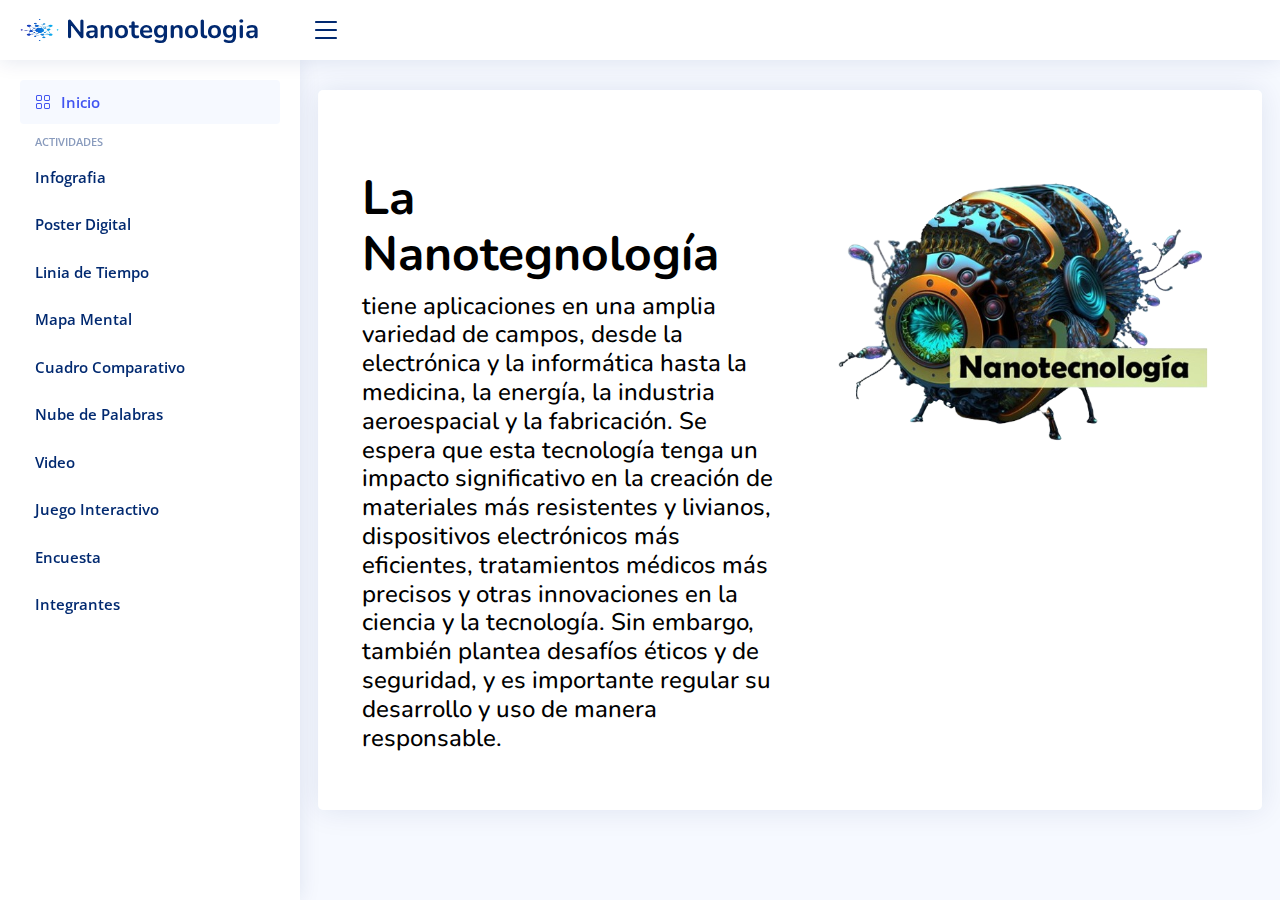
<file: index.html>
<!DOCTYPE html>
<html lang="en">

<head>
  <meta charset="utf-8">
  <meta content="width=device-width, initial-scale=1.0" name="viewport">

  <title>Dashboard - NiceAdmin Bootstrap Template</title>
  <meta content="" name="description">
  <meta content="" name="keywords">

  <!-- Favicons -->
  <link href="assets/img/favicon.png" rel="icon">
  <link href="assets/img/apple-touch-icon.png" rel="apple-touch-icon">

  <!-- Favicons -->
  <link href="https://fonts.gstatic.com" rel="preconnect">
  <link
    href="https://fonts.googleapis.com/css?family=Open+Sans:300,300i,400,400i,600,600i,700,700i|Nunito:300,300i,400,400i,600,600i,700,700i|Poppins:300,300i,400,400i,500,500i,600,600i,700,700i"
    rel="stylesheet">
  <link href="assets/vendor/bootstrap/css/bootstrap.min.css" rel="stylesheet">
  <link href="assets/vendor/bootstrap-icons/bootstrap-icons.css" rel="stylesheet">
  <link href="assets/css/style.css" rel="stylesheet">
  <link href="assets/css/style1.css" rel="stylesheet">
</head>

<body>

  <!-- ======= Header ======= -->
  <header id="header" class="header fixed-top d-flex align-items-center">

    <div class="d-flex align-items-center justify-content-between">
      <a href="index.html" class="logo d-flex align-items-center">
        <img src="assets/img/logo.png" alt="" style="width: 40px;">
        <span class="d-none d-lg-block">Nanotegnologia</span>
      </a>
      <i class="bi bi-list toggle-sidebar-btn"></i>
    </div><!-- End Logo -->

  </header><!-- End Header -->

  <!-- ======= Sidebar ======= -->
  <aside id="sidebar" class="sidebar">

    <ul class="sidebar-nav" id="sidebar-nav">

      <li class="nav-item">
        <a class="nav-link " href="index.html">
          <i class="bi bi-grid"></i>
          <span>Inicio</span>
        </a>
      </li><!-- End Dashboard Nav -->

      <li class="nav-heading">Actividades</li>

      <li class="nav-item">
        <a class="nav-link collapsed" href="/paginas/infografia.html">
          <span>Infografia</span>
        </a>
      </li><!-- End Profile Page Nav -->

      <li class="nav-item">
        <a class="nav-link collapsed" href="/paginas/poster.html">
          <span>Poster Digital</span>
        </a>
      </li><!-- End F.A.Q Page Nav -->

      <li class="nav-item">
        <a class="nav-link collapsed" href="/paginas/tiempo.html">
          <span>Linia de Tiempo</span>
        </a>
      </li><!-- End Contact Page Nav -->

      <li class="nav-item">
        <a class="nav-link collapsed" href="/paginas/mapa.html">
          <span>Mapa Mental</span>
        </a>
      </li><!-- End Register Page Nav -->

      <li class="nav-item">
        <a class="nav-link collapsed" href="/paginas/cuadro.html">
          <span>Cuadro Comparativo</span>
        </a>
      </li><!-- End Register Page Nav -->

      <li class="nav-item">
        <a class="nav-link collapsed" href="/paginas/nube.html">
          <span>Nube de Palabras</span>
        </a>
      </li><!-- End Login Page Nav -->

      <li class="nav-item">
        <a class="nav-link collapsed" href="/paginas/video.html">
          <span>Video</span>
        </a>
      </li><!-- End Blank Page Nav -->

      <li class="nav-item">
        <a class="nav-link collapsed" href="/paginas/juego.html">
          <span>Juego Interactivo</span>
        </a>
      </li><!-- End Error 404 Page Nav -->

      <li class="nav-item">
        <a class="nav-link collapsed" href="https://forms.gle/3vxJcsuSQbpSufk5A" target="_blank">
          <span>Encuesta</span>
        </a>
      </li><!-- End Blank Page Nav -->      

      <li class="nav-item">
        <a class="nav-link collapsed" href="/paginas/integrantes.html">
          <span>Integrantes</span>
        </a>
      </li><!-- End Blank Page Nav -->

    </ul>

  </aside><!-- End Sidebar-->

  <main id="main" class="main">

    <div class="pagetitle">
    </div><!-- End Page Title -->
    <section class="section dashboard">
      <div class="row">

        <!-- News & Updates Traffic -->
        <div class="card">

          <div class="card-body pb-0">

            <section id="hero" class="d-flex align-items-center">
              <div class="container">
                <div class="row">
                  <div class="col-lg-6 d-flex flex-column justify-content-center pt-4 pt-lg-0 order-2 order-lg-1"
                    data-aos="fade-up" data-aos-delay="200">
                    <h1>La Nanotegnología</h1>
                    <h2>tiene aplicaciones en una amplia variedad de campos, desde la electrónica y la informática hasta
                      la
                      medicina, la energía, la industria aeroespacial
                      y la fabricación. Se espera que esta tecnología tenga un impacto significativo en la creación de
                      materiales
                      más resistentes y livianos, dispositivos
                      electrónicos más eficientes, tratamientos médicos más precisos y otras innovaciones en la ciencia
                      y la
                      tecnología. Sin embargo, también plantea desafíos
                      éticos y de seguridad, y es importante regular su desarrollo y uso de manera responsable.</h2>
                  </div>
                  <div class="col-lg-6 order-1 order-lg-2 hero-img" data-aos="zoom-in" data-aos-delay="200">
                    <img src="assets/img/hero-img.png" class="img-fluid animated" alt="">
                  </div>
                </div>
              </div>

            </section><!-- End Hero -->

          </div>
        </div><!-- End News & Updates -->

      </div><!-- End Right side columns -->

      </div>
    </section>

  </main><!-- End #main -->


  <!-- Vendor JS Files -->
  <script src="assets/vendor/bootstrap/js/bootstrap.bundle.min.js"></script>

  <!-- Template Main JS File -->
  <script src="assets/js/main.js"></script>

</body>

</html>
</file>
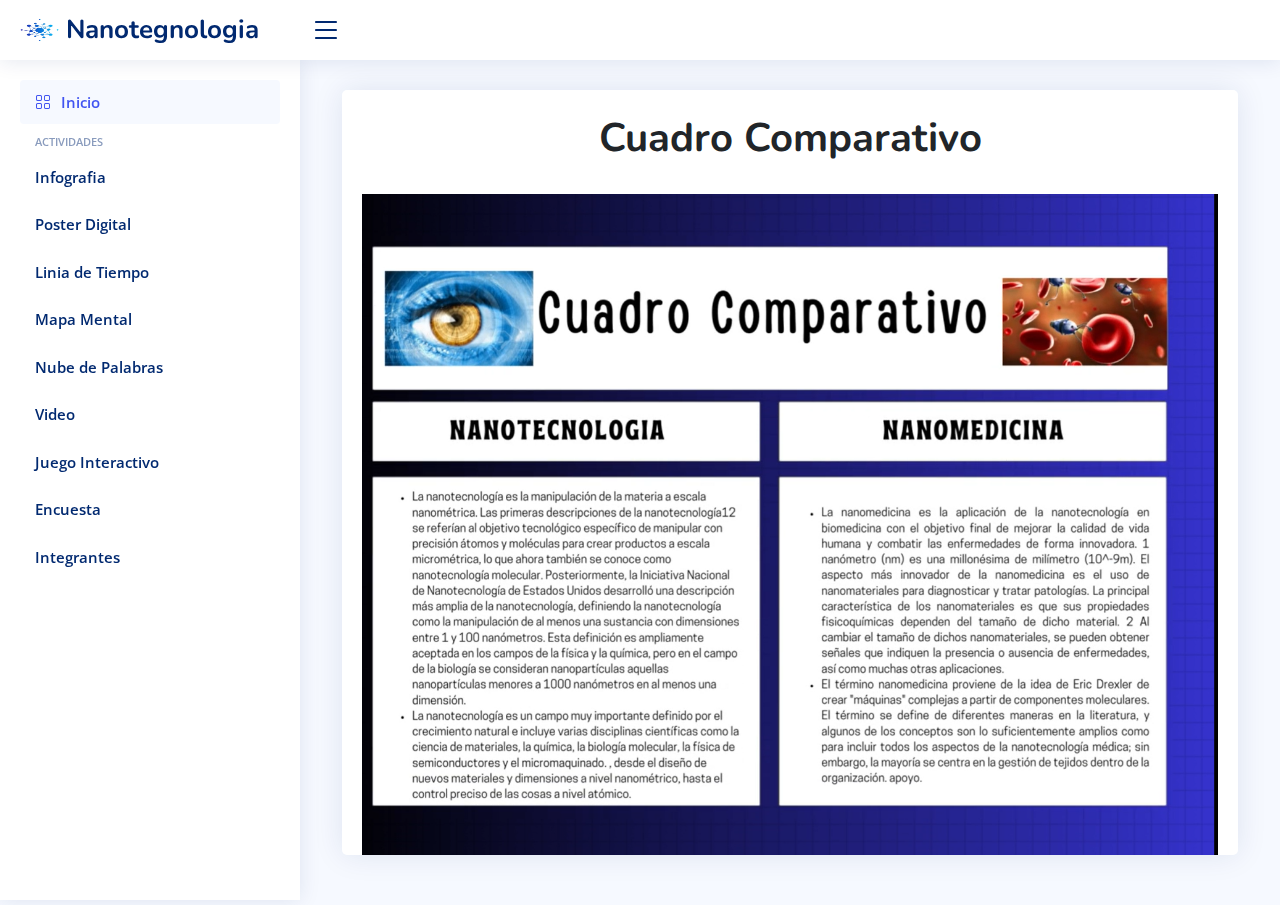
<file: paginas/cuadro.html>
<!DOCTYPE html>
<html lang="en">

<head>
  <meta charset="utf-8">
  <meta content="width=device-width, initial-scale=1.0" name="viewport">

  <title>Dashboard - NiceAdmin Bootstrap Template</title>
  <meta content="" name="description">
  <meta content="" name="keywords">

  <!-- Favicons -->
  <link href="/assets/img/favicon.png" rel="icon">
  <link href="/assets/img/apple-touch-icon.png" rel="apple-touch-icon">

 <link href="https://fonts.gstatic.com" rel="preconnect">
  <link
    href="https://fonts.googleapis.com/css?family=Open+Sans:300,300i,400,400i,600,600i,700,700i|Nunito:300,300i,400,400i,600,600i,700,700i|Poppins:300,300i,400,400i,500,500i,600,600i,700,700i"
    rel="stylesheet">
  <link href="/assets/vendor/bootstrap/css/bootstrap.min.css" rel="stylesheet">
  <link href="/assets/vendor/bootstrap-icons/bootstrap-icons.css" rel="stylesheet">
  <link href="/assets/css/style.css" rel="stylesheet">

</head>

<body>

  <!-- ======= Header ======= -->
  <header id="header" class="header fixed-top d-flex align-items-center">

    <div class="d-flex align-items-center justify-content-between">
      <a href="/index.html" class="logo d-flex align-items-center">
        <img src="/assets/img/logo.png" alt="" style="width: 40px;">
        <span class="d-none d-lg-block">Nanotegnologia</span>
      </a>
      <i class="bi bi-list toggle-sidebar-btn"></i>
    </div><!-- End Logo -->

  </header><!-- End Header -->

  <!-- ======= Sidebar ======= -->
  <aside id="sidebar" class="sidebar">

    <ul class="sidebar-nav" id="sidebar-nav">

      <li class="nav-item">
        <a class="nav-link " href="/index.html">
          <i class="bi bi-grid"></i>
          <span>Inicio</span>
        </a>
      </li><!-- End Dashboard Nav -->

      <li class="nav-heading">Actividades</li>

      <li class="nav-item">
        <a class="nav-link collapsed" href="/paginas/infografia.html">
          <span>Infografia</span>
        </a>
      </li><!-- End Profile Page Nav -->

      <li class="nav-item">
        <a class="nav-link collapsed" href="/paginas/poster.html">
          <span>Poster Digital</span>
        </a>
      </li><!-- End F.A.Q Page Nav -->

      <li class="nav-item">
        <a class="nav-link collapsed" href="/paginas/tiempo.html">
          <span>Linia de Tiempo</span>
        </a>
      </li><!-- End Contact Page Nav -->

      <li class="nav-item">
        <a class="nav-link collapsed" href="/paginas/mapa.html">
          <span>Mapa Mental</span>
        </a>
      </li><!-- End Register Page Nav -->

      <li class="nav-item">
        <a class="nav-link collapsed" href="/paginas/nube.html">
          <span>Nube de Palabras</span>
        </a>
      </li><!-- End Login Page Nav -->

      <li class="nav-item">
        <a class="nav-link collapsed" href="/paginas/video.html">
          <span>Video</span>
        </a>
      </li><!-- End Blank Page Nav -->

      <li class="nav-item">
        <a class="nav-link collapsed" href="/paginas/juego.html">
          <span>Juego Interactivo</span>
        </a>
      </li><!-- End Error 404 Page Nav -->

      <li class="nav-item">
        <a class="nav-link collapsed" href="https://forms.gle/3vxJcsuSQbpSufk5A" target="_blank">
          <span>Encuesta</span>
        </a>
      </li><!-- End Blank Page Nav -->

      <li class="nav-item">
        <a class="nav-link collapsed" href="/paginas/integrantes.html">
          <span>Integrantes</span>
        </a>
      </li><!-- End Blank Page Nav -->

    </ul>

  </aside><!-- End Sidebar-->

  <main id="main" class="main">

    <div class="pagetitle text-center">
    </div><!-- End Page Title -->

    <section class="section dashboard">
      <div class="container">
        <div class="row">
          <!-- News & Updates Traffic -->
          <div class="col-lg-12">
    
            <div class="card">
              <div class="card-body pb-0">
                <div class="text-center p-4">
                  <h1><strong>Cuadro Comparativo</strong></h1>
                </div>
    
                <div class="col-lg-12 d-flex justify-content-center">
                  <img src="/assets/img/video1.png" alt="GIF animado" class="img-fluid">
                </div>
              </div>
            </div><!-- End News & Updates -->
    
          </div><!-- End Right side columns -->
        </div>
      </div>
    </section>
    

  </main><!-- End #main -->


  <!-- Vendor JS Files -->
  <script src="/assets/vendor/bootstrap/js/bootstrap.bundle.min.js"></script>

  <!-- Template Main JS File -->
  <script src="/assets/js/main.js"></script>

</body>

</html>
</file>
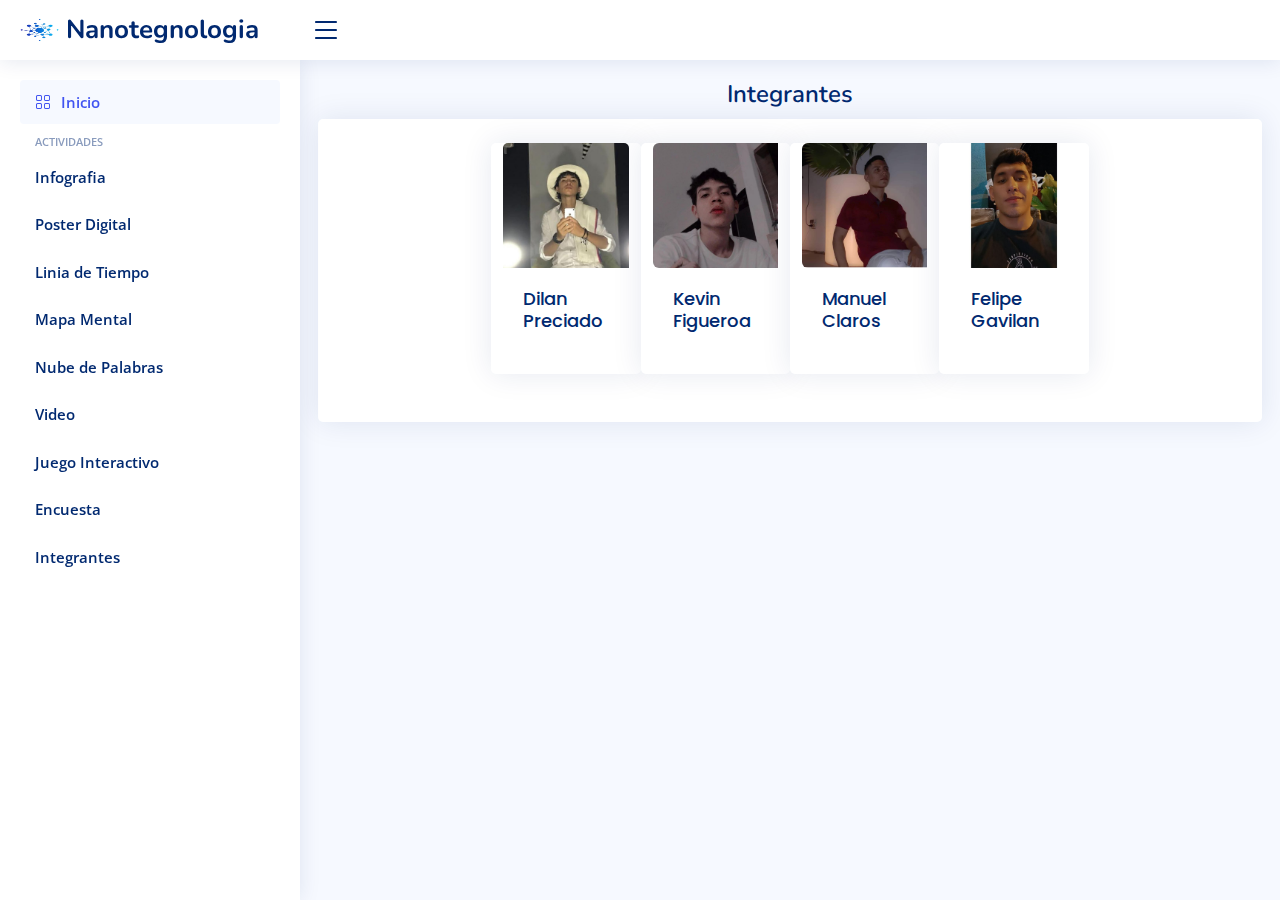
<file: paginas/integrantes.html>
<!DOCTYPE html>
<html lang="en">

<head>
  <meta charset="utf-8">
  <meta content="width=device-width, initial-scale=1.0" name="viewport">

  <title>Dashboard - NiceAdmin Bootstrap Template</title>
  <meta content="" name="description">
  <meta content="" name="keywords">

  <!-- Favicons -->
  <link href="/assets/img/favicon.png" rel="icon">
  <link href="/assets/img/apple-touch-icon.png" rel="apple-touch-icon">

  <link href="https://fonts.gstatic.com" rel="preconnect">
  <link
    href="https://fonts.googleapis.com/css?family=Open+Sans:300,300i,400,400i,600,600i,700,700i|Nunito:300,300i,400,400i,600,600i,700,700i|Poppins:300,300i,400,400i,500,500i,600,600i,700,700i"
    rel="stylesheet">
  <link href="/assets/vendor/bootstrap/css/bootstrap.min.css" rel="stylesheet">
  <link href="/assets/vendor/bootstrap-icons/bootstrap-icons.css" rel="stylesheet">
  <link href="/assets/css/style.css" rel="stylesheet">

</head>

<body>

  <!-- ======= Header ======= -->
  <header id="header" class="header fixed-top d-flex align-items-center">

    <div class="d-flex align-items-center justify-content-between">
      <a href="/index.html" class="logo d-flex align-items-center">
        <img src="/assets/img/logo.png" alt="" style="width: 40px;">
        <span class="d-none d-lg-block">Nanotegnologia</span>
      </a>
      <i class="bi bi-list toggle-sidebar-btn"></i>
    </div><!-- End Logo -->

  </header><!-- End Header -->

  <!-- ======= Sidebar ======= -->
  <aside id="sidebar" class="sidebar">

    <ul class="sidebar-nav" id="sidebar-nav">

      <li class="nav-item">
        <a class="nav-link " href="/index.html">
          <i class="bi bi-grid"></i>
          <span>Inicio</span>
        </a>
      </li><!-- End Dashboard Nav -->

      <li class="nav-heading">Actividades</li>

      <li class="nav-item">
        <a class="nav-link collapsed" href="/paginas/infografia.html">
          <span>Infografia</span>
        </a>
      </li><!-- End Profile Page Nav -->

      <li class="nav-item">
        <a class="nav-link collapsed" href="/paginas/poster.html">
          <span>Poster Digital</span>
        </a>
      </li><!-- End F.A.Q Page Nav -->

      <li class="nav-item">
        <a class="nav-link collapsed" href="/paginas/tiempo.html">
          <span>Linia de Tiempo</span>
        </a>
      </li><!-- End Contact Page Nav -->

      <li class="nav-item">
        <a class="nav-link collapsed" href="/paginas/mapa.html">
          <span>Mapa Mental</span>
        </a>
      </li><!-- End Register Page Nav -->

      <li class="nav-item">
        <a class="nav-link collapsed" href="/paginas/nube.html">
          <span>Nube de Palabras</span>
        </a>
      </li><!-- End Login Page Nav -->

      <li class="nav-item">
        <a class="nav-link collapsed" href="/paginas/video.html">
          <span>Video</span>
        </a>
      </li><!-- End Blank Page Nav -->

      <li class="nav-item">
        <a class="nav-link collapsed" href="/paginas/juego.html">
          <span>Juego Interactivo</span>
        </a>
      </li><!-- End Error 404 Page Nav -->

      <li class="nav-item">
        <a class="nav-link collapsed" href="https://forms.gle/3vxJcsuSQbpSufk5A" target="_blank">
          <span>Encuesta</span>
        </a>
      </li><!-- End Blank Page Nav -->

      <li class="nav-item">
        <a class="nav-link collapsed" href="/paginas/integrantes.html">
          <span>Integrantes</span>
        </a>
      </li><!-- End Blank Page Nav -->

    </ul>

  </aside><!-- End Sidebar-->

  <main id="main" class="main">

    <div class="pagetitle text-center">
      <h1>Integrantes</h1>
    </div><!-- End Page Title -->

    <section class="section dashboard">
      <div class="row">

        <!-- News & Updates Traffic -->
<div class="card">
  <div class="card-body pb-0 p-4">
    <div class="row justify-content-center">
  
      <div class="card col-md-2 mb-5 my-card "> <!-- Dividir en 2 columnas con espacio -->
        <img src="/assets/img/person/person-1.jpg"  class="card-img-top" alt="...">
        <div class="card-body">
          <h5 class="card-title">Dilan Preciado</h5>
        </div>
      </div>
      
      <div class="card col-md-2 mb-5 my-card"> <!-- Dividir en 2 columnas con espacio -->
        <img src="/assets/img/person/person-2.jpg" class="img-fluid rounded-start square-image" alt="...">
        <div class="card-body">
          <h5 class="card-title">Kevin Figueroa</h5>
        </div>
      </div>
  
      <div class="card col-md-2 mb-5 my-card"> <!-- Dividir en 2 columnas con espacio -->
        <img src="/assets/img/person/person-3.jpg" class="img-fluid rounded-start square-image" alt="...">
        <div class="card-body">
          <h5 class="card-title">Manuel Claros</h5>
        </div>
      </div>
  
      <div class="card col-md-2 mb-5 my-card"> <!-- Dividir en 2 columnas con espacio -->
        <img src="/assets/img/person/person-4.jpg" class="img-fluid rounded-start square-image" alt="...">
        <div class="card-body">
          <h5 class="card-title">Felipe Gavilan</h5>
        </div>
      </div>
  
    </div><!-- End Right side columns -->
  </div>
  
</div><!-- End News & Updates -->


      </div><!-- End Right side columns -->

      </div>
    </section>

  </main><!-- End #main -->


  <!-- Vendor JS Files -->
  <script src="/assets/vendor/bootstrap/js/bootstrap.bundle.min.js"></script>

  <!-- Template Main JS File -->
  <script src="/assets/js/main.js"></script>

</body>

</html>
</file>
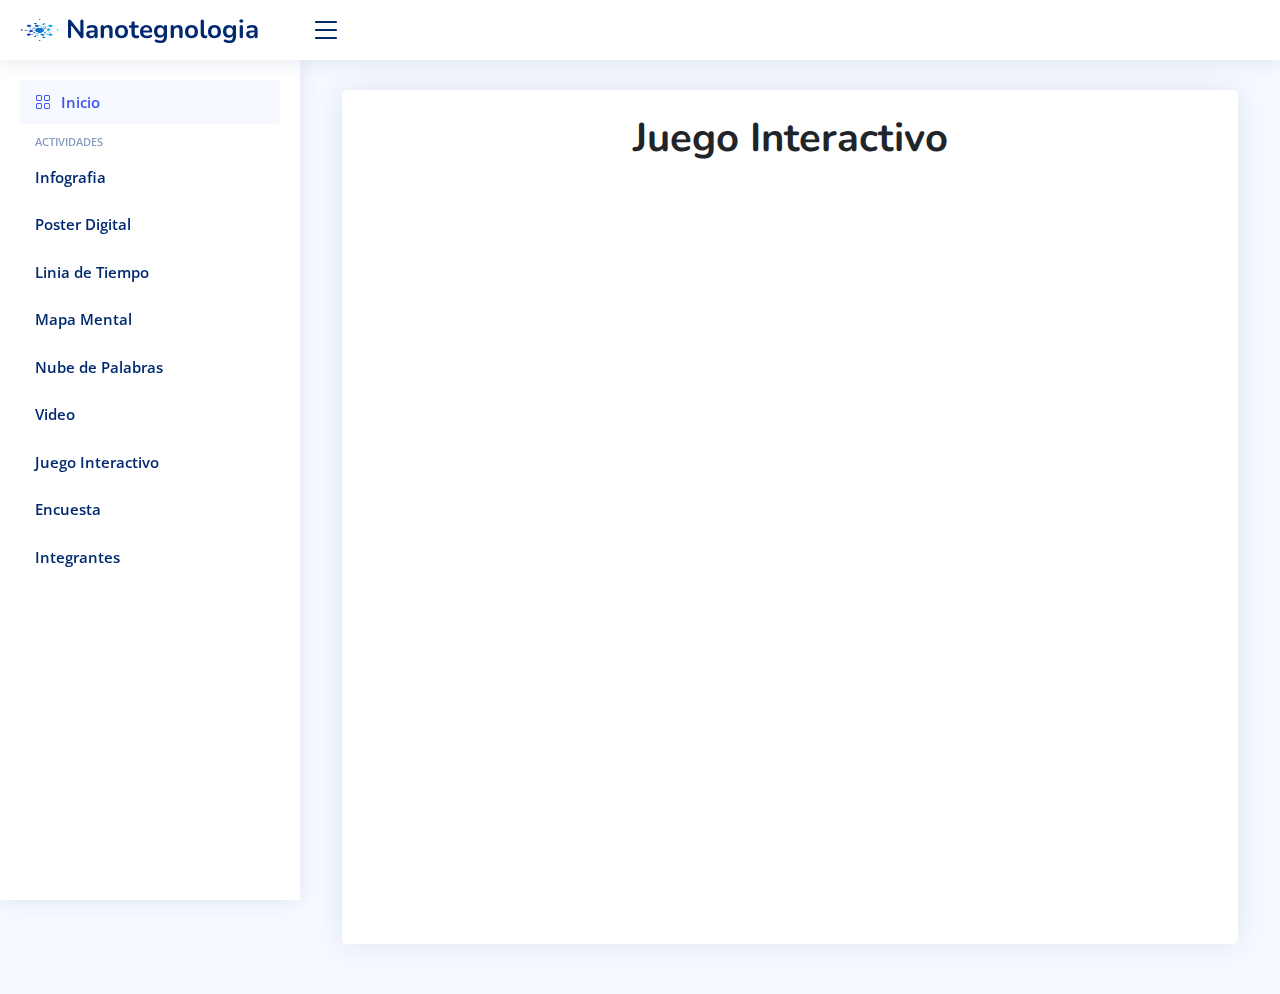
<file: paginas/juego.html>
<!DOCTYPE html>
<html lang="en">

<head>
  <meta charset="utf-8">
  <meta content="width=device-width, initial-scale=1.0" name="viewport">

  <title>Dashboard - NiceAdmin Bootstrap Template</title>
  <meta content="" name="description">
  <meta content="" name="keywords">

  <!-- Favicons -->
  <link href="/assets/img/favicon.png" rel="icon">
  <link href="/assets/img/apple-touch-icon.png" rel="apple-touch-icon">

 <link href="https://fonts.gstatic.com" rel="preconnect">
  <link
    href="https://fonts.googleapis.com/css?family=Open+Sans:300,300i,400,400i,600,600i,700,700i|Nunito:300,300i,400,400i,600,600i,700,700i|Poppins:300,300i,400,400i,500,500i,600,600i,700,700i"
    rel="stylesheet">
  <link href="/assets/vendor/bootstrap/css/bootstrap.min.css" rel="stylesheet">
  <link href="/assets/vendor/bootstrap-icons/bootstrap-icons.css" rel="stylesheet">
  <link href="/assets/css/style.css" rel="stylesheet">

</head>

<body>

  <!-- ======= Header ======= -->
  <header id="header" class="header fixed-top d-flex align-items-center">

    <div class="d-flex align-items-center justify-content-between">
      <a href="/index.html" class="logo d-flex align-items-center">
        <img src="/assets/img/logo.png" alt="" style="width: 40px;">
        <span class="d-none d-lg-block">Nanotegnologia</span>
      </a>
      <i class="bi bi-list toggle-sidebar-btn"></i>
    </div><!-- End Logo -->

  </header><!-- End Header -->

  <!-- ======= Sidebar ======= -->
  <aside id="sidebar" class="sidebar">

    <ul class="sidebar-nav" id="sidebar-nav">

      <li class="nav-item">
        <a class="nav-link " href="/index.html">
          <i class="bi bi-grid"></i>
          <span>Inicio</span>
        </a>
      </li><!-- End Dashboard Nav -->

      <li class="nav-heading">Actividades</li>

      <li class="nav-item">
        <a class="nav-link collapsed" href="/paginas/infografia.html">
          <span>Infografia</span>
        </a>
      </li><!-- End Profile Page Nav -->

      <li class="nav-item">
        <a class="nav-link collapsed" href="/paginas/poster.html">
          <span>Poster Digital</span>
        </a>
      </li><!-- End F.A.Q Page Nav -->

      <li class="nav-item">
        <a class="nav-link collapsed" href="/paginas/tiempo.html">
          <span>Linia de Tiempo</span>
        </a>
      </li><!-- End Contact Page Nav -->

      <li class="nav-item">
        <a class="nav-link collapsed" href="/paginas/mapa.html">
          <span>Mapa Mental</span>
        </a>
      </li><!-- End Register Page Nav -->

      <li class="nav-item">
        <a class="nav-link collapsed" href="/paginas/nube.html">
          <span>Nube de Palabras</span>
        </a>
      </li><!-- End Login Page Nav -->

      <li class="nav-item">
        <a class="nav-link collapsed" href="/paginas/video.html">
          <span>Video</span>
        </a>
      </li><!-- End Blank Page Nav -->

      <li class="nav-item">
        <a class="nav-link collapsed" href="/paginas/juego.html">
          <span>Juego Interactivo</span>
        </a>
      </li><!-- End Error 404 Page Nav -->

      <li class="nav-item">
        <a class="nav-link collapsed" href="https://forms.gle/3vxJcsuSQbpSufk5A" target="_blank">
          <span>Encuesta</span>
        </a>
      </li><!-- End Blank Page Nav -->

      <li class="nav-item">
        <a class="nav-link collapsed" href="/paginas/integrantes.html">
          <span>Integrantes</span>
        </a>
      </li><!-- End Blank Page Nav -->

    </ul>

  </aside><!-- End Sidebar-->

  <main id="main" class="main">

    <div class="pagetitle text-center">
    </div><!-- End Page Title -->

    <section class="section dashboard">
      <div class="container">
        <div class="row">
          <!-- News & Updates Traffic -->
          <div class="col-lg-12">

            <div class="card">
              <div class="card-body pb-0">
                <div class="text-center p-4">
                  <h1><strong>Juego Interactivo</strong></h1>
                </div>

                <div class="col-lg-12 d-flex justify-content-center">
                  <iframe src="https://es.educaplay.com/juego/16355007-nanotecnologia.html" width="1200" height="750"></iframe>
                </div>
              </div>
            </div><!-- End News & Updates -->

          </div><!-- End Right side columns -->
        </div>
      </div>
    </section>


  </main><!-- End #main -->


  <!-- Vendor JS Files -->
  <script src="/assets/vendor/bootstrap/js/bootstrap.bundle.min.js"></script>

  <!-- Template Main JS File -->
  <script src="/assets/js/main.js"></script>

</body>

</html>
</file>
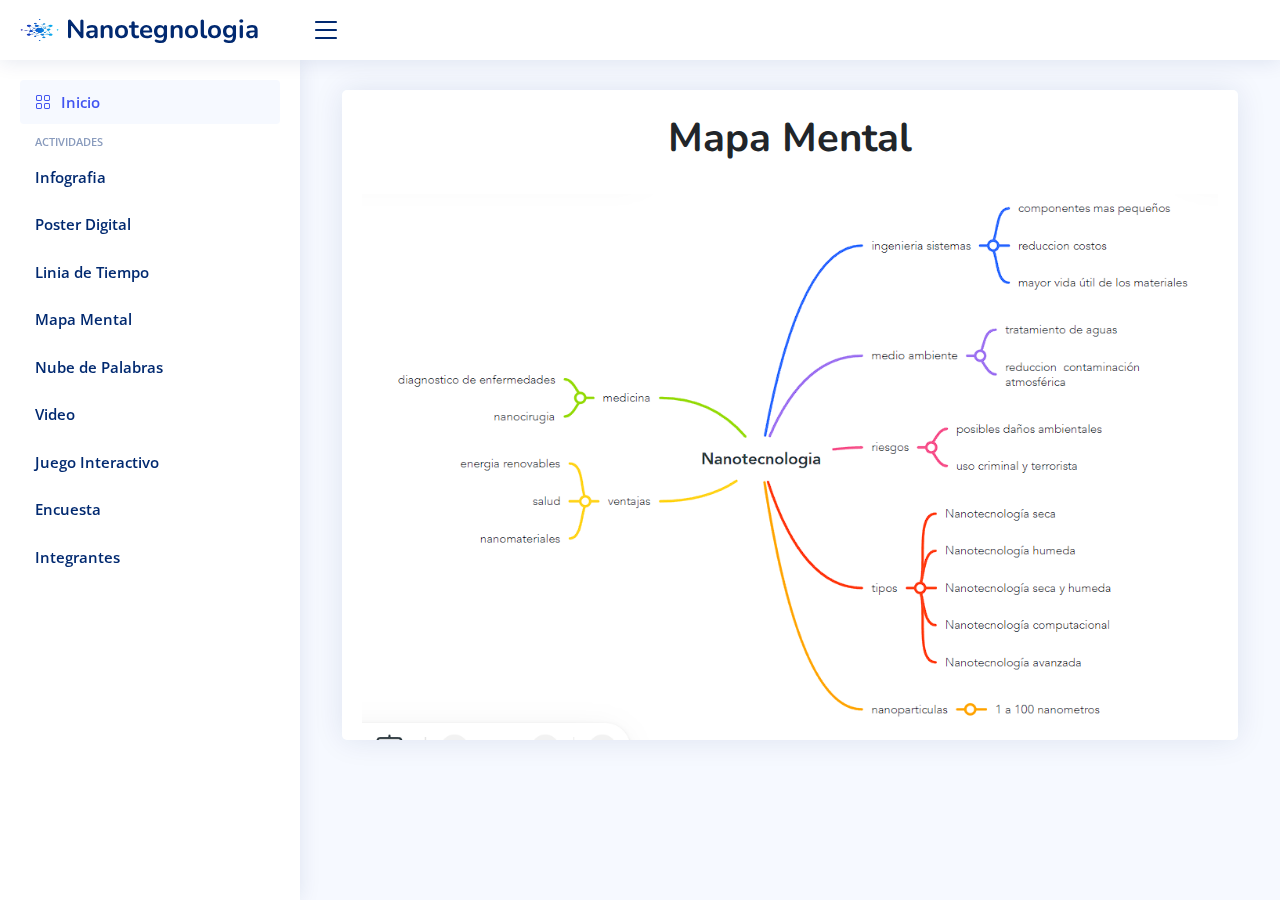
<file: paginas/mapa.html>
<!DOCTYPE html>
<html lang="en">

<head>
  <meta charset="utf-8">
  <meta content="width=device-width, initial-scale=1.0" name="viewport">

  <title>Dashboard - NiceAdmin Bootstrap Template</title>
  <meta content="" name="description">
  <meta content="" name="keywords">

  <!-- Favicons -->
  <link href="/assets/img/favicon.png" rel="icon">
  <link href="/assets/img/apple-touch-icon.png" rel="apple-touch-icon">

 <link href="https://fonts.gstatic.com" rel="preconnect">
  <link
    href="https://fonts.googleapis.com/css?family=Open+Sans:300,300i,400,400i,600,600i,700,700i|Nunito:300,300i,400,400i,600,600i,700,700i|Poppins:300,300i,400,400i,500,500i,600,600i,700,700i"
    rel="stylesheet">
  <link href="/assets/vendor/bootstrap/css/bootstrap.min.css" rel="stylesheet">
  <link href="/assets/vendor/bootstrap-icons/bootstrap-icons.css" rel="stylesheet">
  <link href="/assets/css/style.css" rel="stylesheet">

</head>

<body>

  <!-- ======= Header ======= -->
  <header id="header" class="header fixed-top d-flex align-items-center">

    <div class="d-flex align-items-center justify-content-between">
      <a href="/index.html" class="logo d-flex align-items-center">
        <img src="/assets/img/logo.png" alt="" style="width: 40px;">
        <span class="d-none d-lg-block">Nanotegnologia</span>
      </a>
      <i class="bi bi-list toggle-sidebar-btn"></i>
    </div><!-- End Logo -->

  </header><!-- End Header -->

  <!-- ======= Sidebar ======= -->
  <aside id="sidebar" class="sidebar">

    <ul class="sidebar-nav" id="sidebar-nav">

      <li class="nav-item">
        <a class="nav-link " href="/index.html">
          <i class="bi bi-grid"></i>
          <span>Inicio</span>
        </a>
      </li><!-- End Dashboard Nav -->

      <li class="nav-heading">Actividades</li>

      <li class="nav-item">
        <a class="nav-link collapsed" href="/paginas/infografia.html">
          <span>Infografia</span>
        </a>
      </li><!-- End Profile Page Nav -->

      <li class="nav-item">
        <a class="nav-link collapsed" href="/paginas/poster.html">
          <span>Poster Digital</span>
        </a>
      </li><!-- End F.A.Q Page Nav -->

      <li class="nav-item">
        <a class="nav-link collapsed" href="/paginas/tiempo.html">
          <span>Linia de Tiempo</span>
        </a>
      </li><!-- End Contact Page Nav -->

      <li class="nav-item">
        <a class="nav-link collapsed" href="/paginas/mapa.html">
          <span>Mapa Mental</span>
        </a>
      </li><!-- End Register Page Nav -->

      <li class="nav-item">
        <a class="nav-link collapsed" href="/paginas/nube.html">
          <span>Nube de Palabras</span>
        </a>
      </li><!-- End Login Page Nav -->

      <li class="nav-item">
        <a class="nav-link collapsed" href="/paginas/video.html">
          <span>Video</span>
        </a>
      </li><!-- End Blank Page Nav -->

      <li class="nav-item">
        <a class="nav-link collapsed" href="/paginas/juego.html">
          <span>Juego Interactivo</span>
        </a>
      </li><!-- End Error 404 Page Nav -->

      <li class="nav-item">
        <a class="nav-link collapsed" href="https://forms.gle/3vxJcsuSQbpSufk5A" target="_blank">
          <span>Encuesta</span>
        </a>
      </li><!-- End Blank Page Nav -->

      <li class="nav-item">
        <a class="nav-link collapsed" href="/paginas/integrantes.html">
          <span>Integrantes</span>
        </a>
      </li><!-- End Blank Page Nav -->

    </ul>

  </aside><!-- End Sidebar-->

  <main id="main" class="main">

    <div class="pagetitle text-center">
    </div><!-- End Page Title -->

    <section class="section dashboard">
      <div class="container">
        <div class="row">
          <!-- News & Updates Traffic -->
          <div class="col-lg-12">
    
            <div class="card">
              <div class="card-body pb-0">
                <div class="text-center p-4">
                  <h1><strong>Mapa Mental</strong></h1>
                </div>
    
                <div class="col-lg-12 d-flex justify-content-center">
                  <img src="/assets/img/mapa1.png" alt="GIF animado" class="img-fluid">
                </div>
              </div>
            </div><!-- End News & Updates -->
    
          </div><!-- End Right side columns -->
        </div>
      </div>
    </section>
    

  </main><!-- End #main -->


  <!-- Vendor JS Files -->
  <script src="/assets/vendor/bootstrap/js/bootstrap.bundle.min.js"></script>

  <!-- Template Main JS File -->
  <script src="/assets/js/main.js"></script>

</body>

</html>
</file>
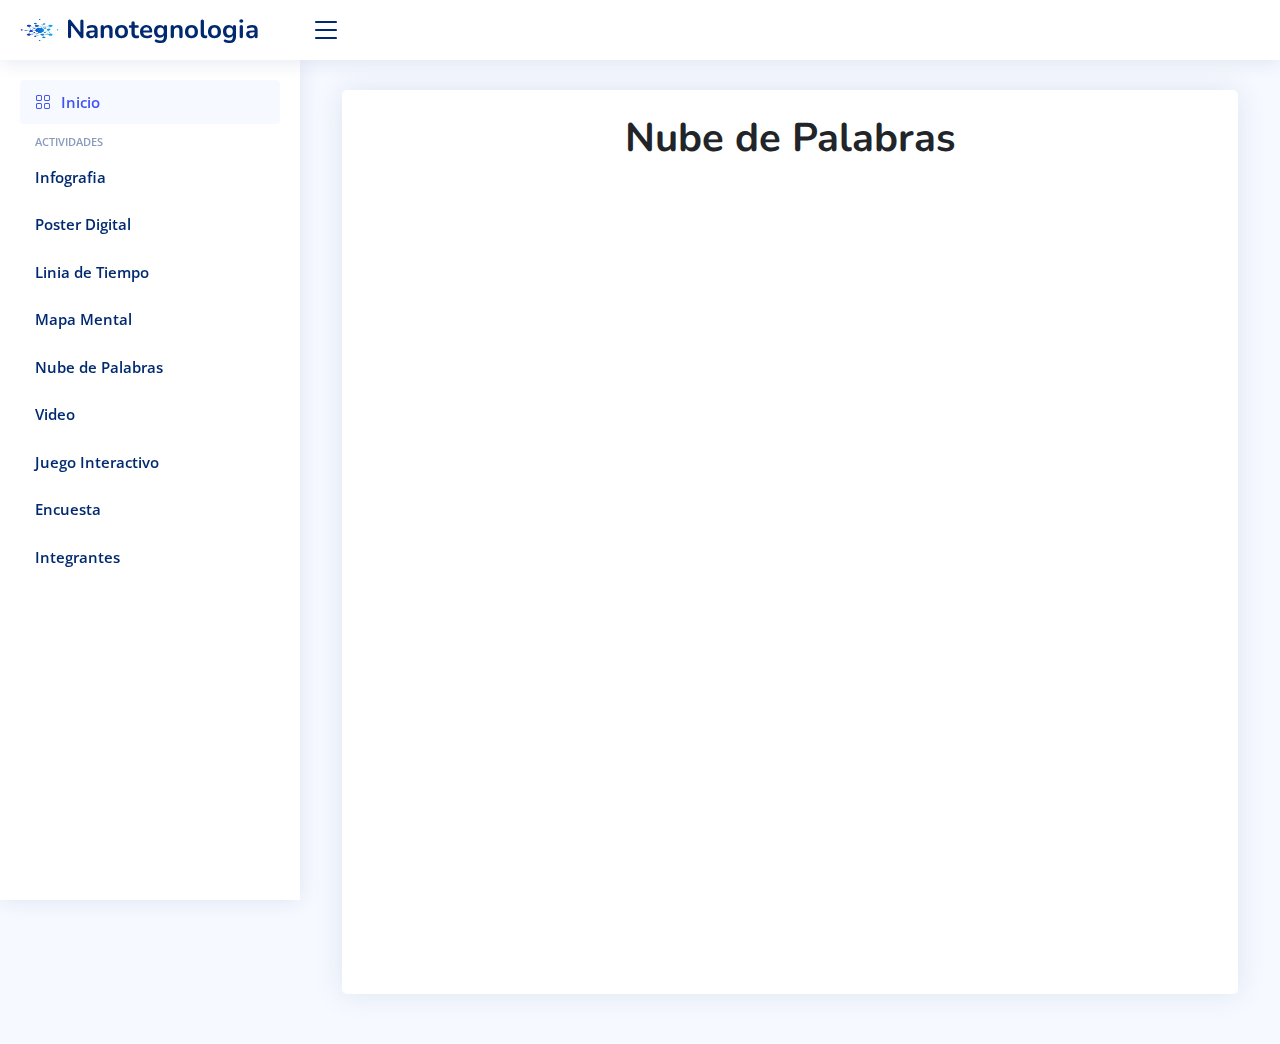
<file: paginas/nube.html>
<!DOCTYPE html>
<html lang="en">

<head>
  <meta charset="utf-8">
  <meta content="width=device-width, initial-scale=1.0" name="viewport">

  <title>Dashboard - NiceAdmin Bootstrap Template</title>
  <meta content="" name="description">
  <meta content="" name="keywords">

  <!-- Favicons -->
  <link href="/assets/img/favicon.png" rel="icon">
  <link href="/assets/img/apple-touch-icon.png" rel="apple-touch-icon">

  <link href="https://fonts.gstatic.com" rel="preconnect">
  <link
    href="https://fonts.googleapis.com/css?family=Open+Sans:300,300i,400,400i,600,600i,700,700i|Nunito:300,300i,400,400i,600,600i,700,700i|Poppins:300,300i,400,400i,500,500i,600,600i,700,700i"
    rel="stylesheet">
  <link href="/assets/vendor/bootstrap/css/bootstrap.min.css" rel="stylesheet">
  <link href="/assets/vendor/bootstrap-icons/bootstrap-icons.css" rel="stylesheet">
  <link href="/assets/css/style.css" rel="stylesheet">

</head>

<body>

  <!-- ======= Header ======= -->
  <header id="header" class="header fixed-top d-flex align-items-center">

    <div class="d-flex align-items-center justify-content-between">
      <a href="/index.html" class="logo d-flex align-items-center">
        <img src="/assets/img/logo.png" alt="" style="width: 40px;">
        <span class="d-none d-lg-block">Nanotegnologia</span>
      </a>
      <i class="bi bi-list toggle-sidebar-btn"></i>
    </div><!-- End Logo -->

  </header><!-- End Header -->

  <!-- ======= Sidebar ======= -->
  <aside id="sidebar" class="sidebar">

    <ul class="sidebar-nav" id="sidebar-nav">

      <li class="nav-item">
        <a class="nav-link " href="/index.html">
          <i class="bi bi-grid"></i>
          <span>Inicio</span>
        </a>
      </li><!-- End Dashboard Nav -->

      <li class="nav-heading">Actividades</li>

      <li class="nav-item">
        <a class="nav-link collapsed" href="/paginas/infografia.html">
          <span>Infografia</span>
        </a>
      </li><!-- End Profile Page Nav -->

      <li class="nav-item">
        <a class="nav-link collapsed" href="/paginas/poster.html">
          <span>Poster Digital</span>
        </a>
      </li><!-- End F.A.Q Page Nav -->

      <li class="nav-item">
        <a class="nav-link collapsed" href="/paginas/tiempo.html">
          <span>Linia de Tiempo</span>
        </a>
      </li><!-- End Contact Page Nav -->

      <li class="nav-item">
        <a class="nav-link collapsed" href="/paginas/mapa.html">
          <span>Mapa Mental</span>
        </a>
      </li><!-- End Register Page Nav -->

      <li class="nav-item">
        <a class="nav-link collapsed" href="/paginas/nube.html">
          <span>Nube de Palabras</span>
        </a>
      </li><!-- End Login Page Nav -->

      <li class="nav-item">
        <a class="nav-link collapsed" href="/paginas/video.html">
          <span>Video</span>
        </a>
      </li><!-- End Blank Page Nav -->

      <li class="nav-item">
        <a class="nav-link collapsed" href="/paginas/juego.html">
          <span>Juego Interactivo</span>
        </a>
      </li><!-- End Error 404 Page Nav -->

      <li class="nav-item">
        <a class="nav-link collapsed" href="https://forms.gle/3vxJcsuSQbpSufk5A" target="_blank">
          <span>Encuesta</span>
        </a>
      </li><!-- End Blank Page Nav -->

      <li class="nav-item">
        <a class="nav-link collapsed" href="/paginas/integrantes.html">
          <span>Integrantes</span>
        </a>
      </li><!-- End Blank Page Nav -->

    </ul>

  </aside><!-- End Sidebar-->

  <main id="main" class="main">

    <div class="pagetitle text-center">
    </div><!-- End Page Title -->

    <section class="section dashboard">
      <div class="container">
        <div class="row">
          <!-- News & Updates Traffic -->
          <div class="col-lg-12">

            <div class="card">
              <div class="card-body pb-0">
                <div class="text-center p-4">
                  <h1><strong>Nube de Palabras</strong></h1>
                </div>

                <div class="col-lg-12 d-flex justify-content-center">
                  <script src="//cdn.wordart.com/wordart.min.js" async defer></script>
                  <div style="width: 800px; height: 800px;" data-wordart-src="//cdn.wordart.com/json/94mrqclinqb3"
                    data-wordart-show-attribution></div>

                </div>
              </div>
            </div><!-- End News & Updates -->

          </div><!-- End Right side columns -->
        </div>
      </div>
    </section>


  </main><!-- End #main -->


  <!-- Vendor JS Files -->
  <script src="/assets/vendor/bootstrap/js/bootstrap.bundle.min.js"></script>

  <!-- Template Main JS File -->
  <script src="/assets/js/main.js"></script>

</body>

</html>
</file>
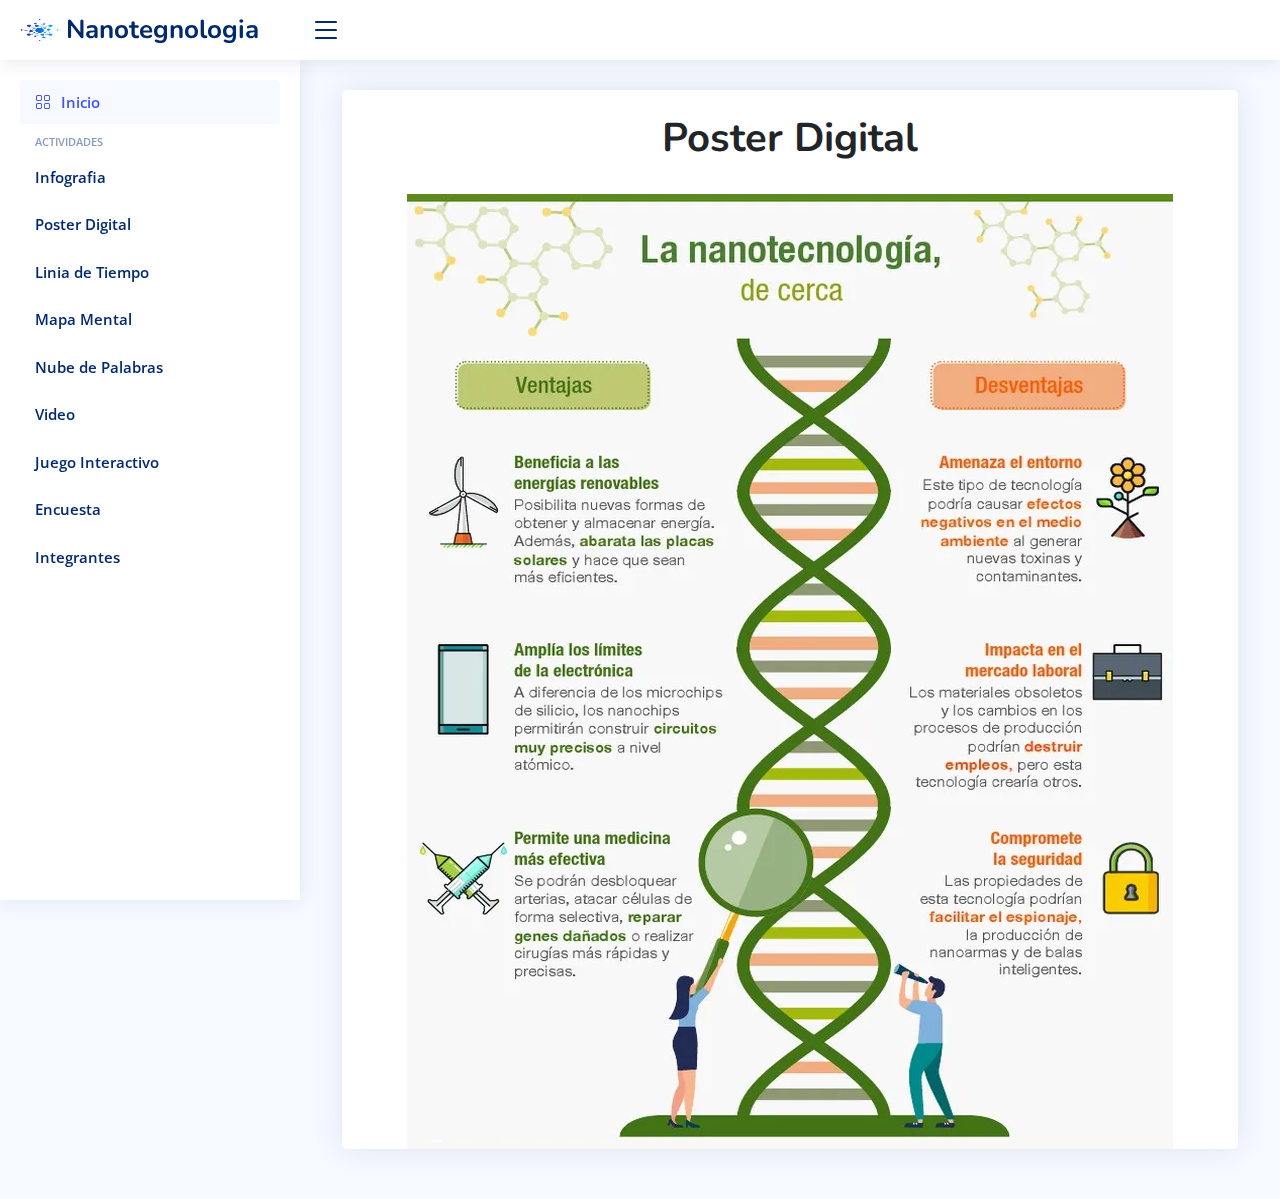
<file: paginas/poster.html>
<!DOCTYPE html>
<html lang="en">

<head>
  <meta charset="utf-8">
  <meta content="width=device-width, initial-scale=1.0" name="viewport">

  <title>Dashboard - NiceAdmin Bootstrap Template</title>
  <meta content="" name="description">
  <meta content="" name="keywords">

  <!-- Favicons -->
  <link href="/assets/img/favicon.png" rel="icon">
  <link href="/assets/img/apple-touch-icon.png" rel="apple-touch-icon">

 <link href="https://fonts.gstatic.com" rel="preconnect">
  <link
    href="https://fonts.googleapis.com/css?family=Open+Sans:300,300i,400,400i,600,600i,700,700i|Nunito:300,300i,400,400i,600,600i,700,700i|Poppins:300,300i,400,400i,500,500i,600,600i,700,700i"
    rel="stylesheet">
  <link href="/assets/vendor/bootstrap/css/bootstrap.min.css" rel="stylesheet">
  <link href="/assets/vendor/bootstrap-icons/bootstrap-icons.css" rel="stylesheet">
  <link href="/assets/css/style.css" rel="stylesheet">

</head>

<body>

  <!-- ======= Header ======= -->
  <header id="header" class="header fixed-top d-flex align-items-center">

    <div class="d-flex align-items-center justify-content-between">
      <a href="/index.html" class="logo d-flex align-items-center">
        <img src="/assets/img/logo.png" alt="" style="width: 40px;">
        <span class="d-none d-lg-block">Nanotegnologia</span>
      </a>
      <i class="bi bi-list toggle-sidebar-btn"></i>
    </div><!-- End Logo -->

  </header><!-- End Header -->

  <!-- ======= Sidebar ======= -->
  <aside id="sidebar" class="sidebar">

    <ul class="sidebar-nav" id="sidebar-nav">

      <li class="nav-item">
        <a class="nav-link " href="/index.html">
          <i class="bi bi-grid"></i>
          <span>Inicio</span>
        </a>
      </li><!-- End Dashboard Nav -->

      <li class="nav-heading">Actividades</li>

      <li class="nav-item">
        <a class="nav-link collapsed" href="/paginas/infografia.html">
          <span>Infografia</span>
        </a>
      </li><!-- End Profile Page Nav -->

      <li class="nav-item">
        <a class="nav-link collapsed" href="/paginas/poster.html">
          <span>Poster Digital</span>
        </a>
      </li><!-- End F.A.Q Page Nav -->

      <li class="nav-item">
        <a class="nav-link collapsed" href="/paginas/tiempo.html">
          <span>Linia de Tiempo</span>
        </a>
      </li><!-- End Contact Page Nav -->

      <li class="nav-item">
        <a class="nav-link collapsed" href="/paginas/mapa.html">
          <span>Mapa Mental</span>
        </a>
      </li><!-- End Register Page Nav -->

      <li class="nav-item">
        <a class="nav-link collapsed" href="/paginas/nube.html">
          <span>Nube de Palabras</span>
        </a>
      </li><!-- End Login Page Nav -->

      <li class="nav-item">
        <a class="nav-link collapsed" href="/paginas/video.html">
          <span>Video</span>
        </a>
      </li><!-- End Blank Page Nav -->

      <li class="nav-item">
        <a class="nav-link collapsed" href="/paginas/juego.html">
          <span>Juego Interactivo</span>
        </a>
      </li><!-- End Error 404 Page Nav -->

      <li class="nav-item">
        <a class="nav-link collapsed" href="https://forms.gle/3vxJcsuSQbpSufk5A" target="_blank">
          <span>Encuesta</span>
        </a>
      </li><!-- End Blank Page Nav -->

      <li class="nav-item">
        <a class="nav-link collapsed" href="/paginas/integrantes.html">
          <span>Integrantes</span>
        </a>
      </li><!-- End Blank Page Nav -->

    </ul>

  </aside><!-- End Sidebar-->

  <main id="main" class="main">

    <div class="pagetitle text-center">
    </div><!-- End Page Title -->

    <section class="section dashboard">
      <div class="container">
        <div class="row">
          <!-- News & Updates Traffic -->
          <div class="col-lg-12">
    
            <div class="card">
              <div class="card-body pb-0">
                <div class="text-center p-4">
                  <h1><strong>Poster Digital</strong></h1>
                </div>
    
                <div class="col-lg-12 d-flex justify-content-center">
                  <img src="/assets/img/info1.png" alt="GIF animado" class="img-fluid">
                </div>
              </div>
            </div><!-- End News & Updates -->
    
          </div><!-- End Right side columns -->
        </div>
      </div>
    </section>
    

  </main><!-- End #main -->


  <!-- Vendor JS Files -->
  <script src="/assets/vendor/bootstrap/js/bootstrap.bundle.min.js"></script>

  <!-- Template Main JS File -->
  <script src="/assets/js/main.js"></script>

</body>

</html>
</file>
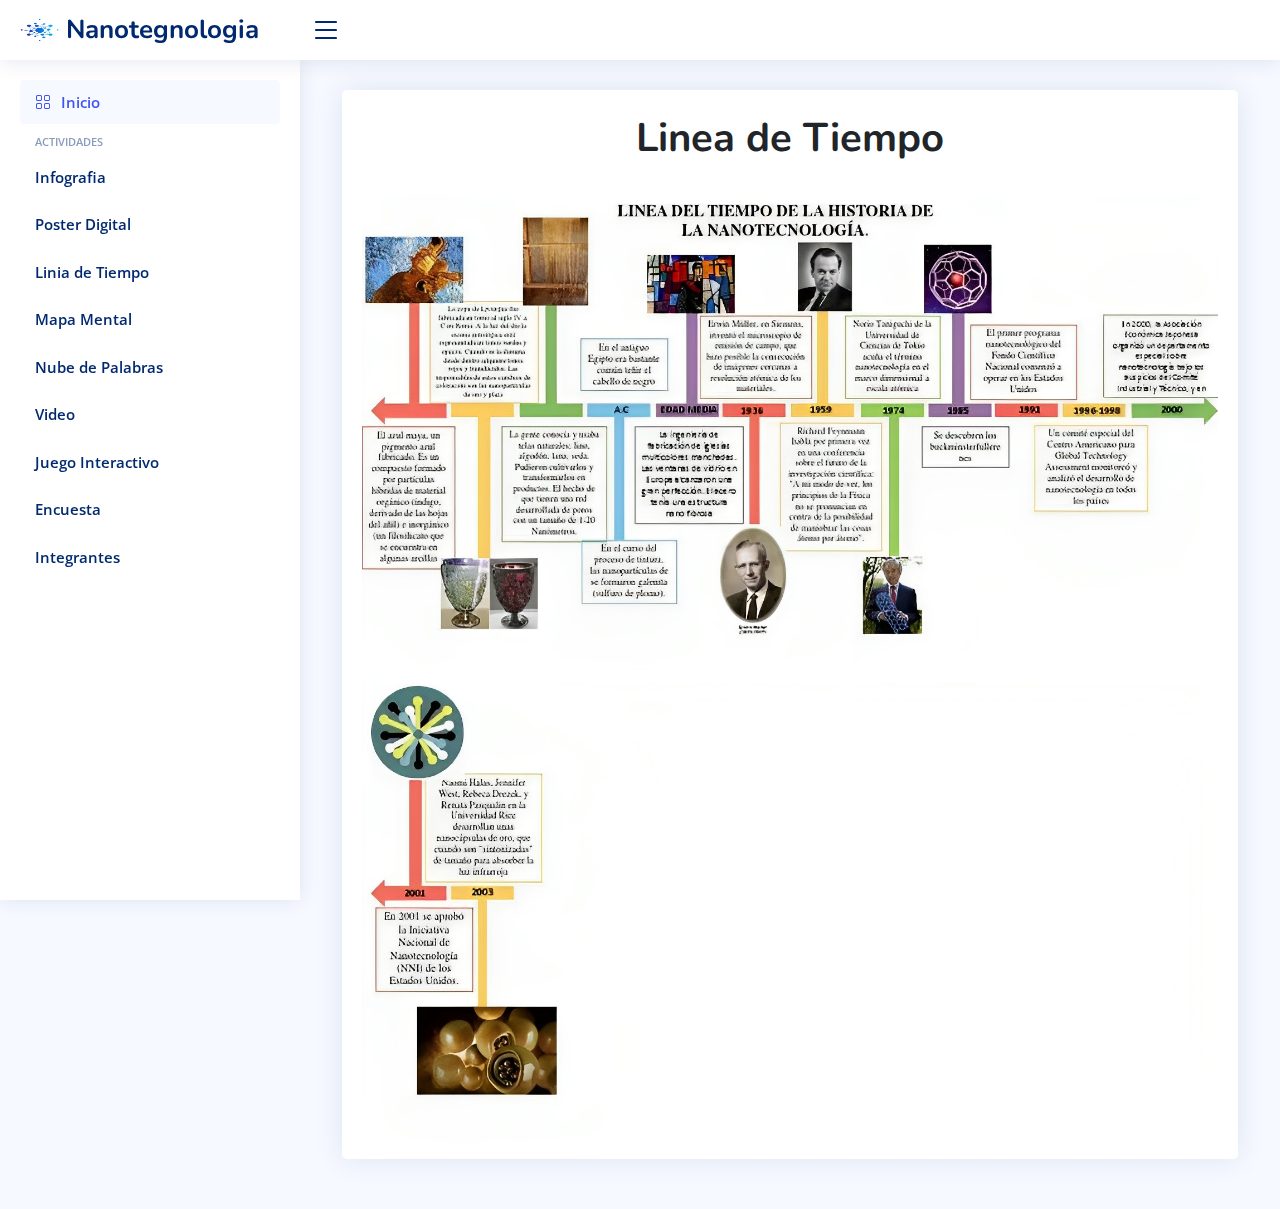
<file: paginas/tiempo.html>
<!DOCTYPE html>
<html lang="en">

<head>
  <meta charset="utf-8">
  <meta content="width=device-width, initial-scale=1.0" name="viewport">

  <title>Dashboard - NiceAdmin Bootstrap Template</title>
  <meta content="" name="description">
  <meta content="" name="keywords">

  <!-- Favicons -->
  <link href="/assets/img/favicon.png" rel="icon">
  <link href="/assets/img/apple-touch-icon.png" rel="apple-touch-icon">

 <link href="https://fonts.gstatic.com" rel="preconnect">
  <link
    href="https://fonts.googleapis.com/css?family=Open+Sans:300,300i,400,400i,600,600i,700,700i|Nunito:300,300i,400,400i,600,600i,700,700i|Poppins:300,300i,400,400i,500,500i,600,600i,700,700i"
    rel="stylesheet">
  <link href="/assets/vendor/bootstrap/css/bootstrap.min.css" rel="stylesheet">
  <link href="/assets/vendor/bootstrap-icons/bootstrap-icons.css" rel="stylesheet">
  <link href="/assets/css/style.css" rel="stylesheet">

</head>

<body>

  <!-- ======= Header ======= -->
  <header id="header" class="header fixed-top d-flex align-items-center">

    <div class="d-flex align-items-center justify-content-between">
      <a href="/index.html" class="logo d-flex align-items-center">
        <img src="/assets/img/logo.png" alt="" style="width: 40px;">
        <span class="d-none d-lg-block">Nanotegnologia</span>
      </a>
      <i class="bi bi-list toggle-sidebar-btn"></i>
    </div><!-- End Logo -->

  </header><!-- End Header -->

  <!-- ======= Sidebar ======= -->
  <aside id="sidebar" class="sidebar">

    <ul class="sidebar-nav" id="sidebar-nav">

      <li class="nav-item">
        <a class="nav-link " href="/index.html">
          <i class="bi bi-grid"></i>
          <span>Inicio</span>
        </a>
      </li><!-- End Dashboard Nav -->

      <li class="nav-heading">Actividades</li>

      <li class="nav-item">
        <a class="nav-link collapsed" href="/paginas/infografia.html">
          <span>Infografia</span>
        </a>
      </li><!-- End Profile Page Nav -->

      <li class="nav-item">
        <a class="nav-link collapsed" href="/paginas/poster.html">
          <span>Poster Digital</span>
        </a>
      </li><!-- End F.A.Q Page Nav -->

      <li class="nav-item">
        <a class="nav-link collapsed" href="/paginas/tiempo.html">
          <span>Linia de Tiempo</span>
        </a>
      </li><!-- End Contact Page Nav -->

      <li class="nav-item">
        <a class="nav-link collapsed" href="/paginas/mapa.html">
          <span>Mapa Mental</span>
        </a>
      </li><!-- End Register Page Nav -->

      <li class="nav-item">
        <a class="nav-link collapsed" href="/paginas/nube.html">
          <span>Nube de Palabras</span>
        </a>
      </li><!-- End Login Page Nav -->

      <li class="nav-item">
        <a class="nav-link collapsed" href="/paginas/video.html">
          <span>Video</span>
        </a>
      </li><!-- End Blank Page Nav -->

      <li class="nav-item">
        <a class="nav-link collapsed" href="/paginas/juego.html">
          <span>Juego Interactivo</span>
        </a>
      </li><!-- End Error 404 Page Nav -->

      <li class="nav-item">
        <a class="nav-link collapsed" href="https://forms.gle/3vxJcsuSQbpSufk5A" target="_blank">
          <span>Encuesta</span>
        </a>
      </li><!-- End Blank Page Nav -->

      <li class="nav-item">
        <a class="nav-link collapsed" href="/paginas/integrantes.html">
          <span>Integrantes</span>
        </a>
      </li><!-- End Blank Page Nav -->

    </ul>

  </aside><!-- End Sidebar-->

  <main id="main" class="main">

    <div class="pagetitle text-center">
    </div><!-- End Page Title -->

    <section class="section dashboard">
      <div class="container">
        <div class="row">
          <!-- News & Updates Traffic -->
          <div class="col-lg-12">
    
            <div class="card">
              <div class="card-body pb-0">
                <div class="text-center p-4">
                  <h1><strong>Linea de Tiempo</strong></h1>
                </div>
    
                <div class="col-lg-12 d-flex justify-content-center">
                  <img src="/assets/img/linea.png" alt="GIF animado" class="img-fluid">
                </div>
              </div>
            </div><!-- End News & Updates -->
    
          </div><!-- End Right side columns -->
        </div>
      </div>
    </section>
    

  </main><!-- End #main -->


  <!-- Vendor JS Files -->
  <script src="/assets/vendor/bootstrap/js/bootstrap.bundle.min.js"></script>

  <!-- Template Main JS File -->
  <script src="/assets/js/main.js"></script>

</body>

</html>
</file>
<file: assets/css/style1.css>
/*--------------------------------------------------------------
# Hero Section
--------------------------------------------------------------*/
#hero {
  width: 100%;
  height: 80vh;
}

#hero .container {
  padding-top: 72px;
}

#hero h1 {
  margin: 0 0 10px 0;
  font-size: 48px;
  font-weight: 700;
  line-height: 56px;
  color: #000;
}

#hero h2 {
  color: #000;
  margin-bottom: 50px;
  font-size: 24px;
}

#hero .btn-get-started {
  font-family: "Jost", sans-serif;
  font-weight: 500;
  font-size: 16px;
  letter-spacing: 1px;
  display: inline-block;
  padding: 10px 28px 11px 28px;
  border-radius: 50px;
  transition: 0.5s;
  margin: 10px 0 0 0;
  color: #fff;
  background: #47b2e4;
}

#hero .btn-get-started:hover {
  background: #209dd8;
}

#hero .btn-watch-video {
  font-size: 16px;
  display: flex;
  align-items: center;
  transition: 0.5s;
  margin: 10px 0 0 25px;
  color: #fff;
  line-height: 1;
}

#hero .btn-watch-video i {
  line-height: 0;
  color: #fff;
  font-size: 32px;
  transition: 0.3s;
  margin-right: 8px;
}

#hero .btn-watch-video:hover i {
  color: #47b2e4;
}

#hero .animated {
  animation: up-down 2s ease-in-out infinite alternate-reverse both;
}

@media (max-width: 991px) {
  #hero {
    height: 100vh;
    text-align: center;
  }

  #hero .animated {
    animation: none;
  }

  #hero .hero-img {
    text-align: center;
  }

  #hero .hero-img img {
    width: 50%;
  }
}

@media (max-width: 768px) {
  #hero h1 {
    font-size: 28px;
    line-height: 36px;
  }

  #hero h2 {
    font-size: 18px;
    line-height: 24px;
    margin-bottom: 30px;
  }

  #hero .hero-img img {
    width: 70%;
  }
}

@media (max-width: 575px) {
  #hero .hero-img img {
    width: 80%;
  }

  #hero .btn-get-started {
    font-size: 16px;
    padding: 10px 24px 11px 24px;
  }
}

@keyframes up-down {
  0% {
    transform: translateY(10px);
  }

  100% {
    transform: translateY(-10px);
  }
}
</file>
<file: assets/css/style.css>
/**
* Template Name: NiceAdmin
* Updated: Sep 18 2023 with Bootstrap v5.3.2
* Template URL: https://bootstrapmade.com/nice-admin-bootstrap-admin-html-template/
* Author: BootstrapMade.com
* License: https://bootstrapmade.com/license/
*/

/*--------------------------------------------------------------
# General
--------------------------------------------------------------*/
:root {
  scroll-behavior: smooth;
}

body {
  font-family: "Open Sans", sans-serif;
  background: #f6f9ff;
  color: #444444;
}

a {
  color: #4154f1;
  text-decoration: none;
}

a:hover {
  color: #717ff5;
  text-decoration: none;
}

h1,
h2,
h3,
h4,
h5,
h6 {
  font-family: "Nunito", sans-serif;
}

/*--------------------------------------------------------------
# Main
--------------------------------------------------------------*/
#main {
  margin-top: 60px;
  padding: 20px 30px;
  transition: all 0.3s;
}

@media (max-width: 1199px) {
  #main {
    padding: 20px;
  }
}

/*--------------------------------------------------------------
# Page Title
--------------------------------------------------------------*/
.pagetitle {
  margin-bottom: 10px;
}

.pagetitle h1 {
  font-size: 24px;
  margin-bottom: 0;
  font-weight: 600;
  color: #012970;
}

/*--------------------------------------------------------------
# Back to top button
--------------------------------------------------------------*/
.back-to-top {
  position: fixed;
  visibility: hidden;
  opacity: 0;
  right: 15px;
  bottom: 15px;
  z-index: 99999;
  background: #4154f1;
  width: 40px;
  height: 40px;
  border-radius: 4px;
  transition: all 0.4s;
}

.back-to-top i {
  font-size: 24px;
  color: #fff;
  line-height: 0;
}

.back-to-top:hover {
  background: #6776f4;
  color: #fff;
}

.back-to-top.active {
  visibility: visible;
  opacity: 1;
}

/*--------------------------------------------------------------
# Override some default Bootstrap stylings
--------------------------------------------------------------*/
/* Dropdown menus */
.dropdown-menu {
  border-radius: 4px;
  padding: 10px 0;
  animation-name: dropdown-animate;
  animation-duration: 0.2s;
  animation-fill-mode: both;
  border: 0;
  box-shadow: 0 5px 30px 0 rgba(82, 63, 105, 0.2);
}

.dropdown-menu .dropdown-header,
.dropdown-menu .dropdown-footer {
  text-align: center;
  font-size: 15px;
  padding: 10px 25px;
}

.dropdown-menu .dropdown-footer a {
  color: #444444;
  text-decoration: underline;
}

.dropdown-menu .dropdown-footer a:hover {
  text-decoration: none;
}

.dropdown-menu .dropdown-divider {
  color: #a5c5fe;
  margin: 0;
}

.dropdown-menu .dropdown-item {
  font-size: 14px;
  padding: 10px 15px;
  transition: 0.3s;
}

.dropdown-menu .dropdown-item i {
  margin-right: 10px;
  font-size: 18px;
  line-height: 0;
}

.dropdown-menu .dropdown-item:hover {
  background-color: #f6f9ff;
}

@media (min-width: 768px) {
  .dropdown-menu-arrow::before {
    content: "";
    width: 13px;
    height: 13px;
    background: #fff;
    position: absolute;
    top: -7px;
    right: 20px;
    transform: rotate(45deg);
    border-top: 1px solid #eaedf1;
    border-left: 1px solid #eaedf1;
  }
}

@keyframes dropdown-animate {
  0% {
    opacity: 0;
  }

  100% {
    opacity: 1;
  }

  0% {
    opacity: 0;
  }
}

/* Light Backgrounds */
.bg-primary-light {
  background-color: #cfe2ff;
  border-color: #cfe2ff;
}

.bg-secondary-light {
  background-color: #e2e3e5;
  border-color: #e2e3e5;
}

.bg-success-light {
  background-color: #d1e7dd;
  border-color: #d1e7dd;
}

.bg-danger-light {
  background-color: #f8d7da;
  border-color: #f8d7da;
}

.bg-warning-light {
  background-color: #fff3cd;
  border-color: #fff3cd;
}

.bg-info-light {
  background-color: #cff4fc;
  border-color: #cff4fc;
}

.bg-dark-light {
  background-color: #d3d3d4;
  border-color: #d3d3d4;
}

/* Card */
.card {
  margin-bottom: 30px;
  border: none;
  border-radius: 5px;
  box-shadow: 0px 0 30px rgba(1, 41, 112, 0.1);
}

.card-header,
.card-footer {
  border-color: #ebeef4;
  background-color: #fff;
  color: #798eb3;
  padding: 15px;
}

.card-title {
  padding: 20px 0 15px 0;
  font-size: 18px;
  font-weight: 500;
  color: #012970;
  font-family: "Poppins", sans-serif;
}

.card-title span {
  color: #899bbd;
  font-size: 14px;
  font-weight: 400;
}

.card-body {
  padding: 0 20px 20px 20px;
}

.card-img-overlay {
  background-color: rgba(255, 255, 255, 0.6);
}

/* Alerts */
.alert-heading {
  font-weight: 500;
  font-family: "Poppins", sans-serif;
  font-size: 20px;
}

/* Close Button */
.btn-close {
  background-size: 25%;
}

.btn-close:focus {
  outline: 0;
  box-shadow: none;
}

/* Accordion */
.accordion-item {
  border: 1px solid #ebeef4;
}

.accordion-button:focus {
  outline: 0;
  box-shadow: none;
}

.accordion-button:not(.collapsed) {
  color: #012970;
  background-color: #f6f9ff;
}

.accordion-flush .accordion-button {
  padding: 15px 0;
  background: none;
  border: 0;
}

.accordion-flush .accordion-button:not(.collapsed) {
  box-shadow: none;
  color: #4154f1;
}

.accordion-flush .accordion-body {
  padding: 0 0 15px 0;
  color: #3e4f6f;
  font-size: 15px;
}

/* Breadcrumbs */
.breadcrumb {
  font-size: 14px;
  font-family: "Nunito", sans-serif;
  color: #899bbd;
  font-weight: 600;
}

.breadcrumb a {
  color: #899bbd;
  transition: 0.3s;
}

.breadcrumb a:hover {
  color: #51678f;
}

.breadcrumb .breadcrumb-item::before {
  color: #899bbd;
}

.breadcrumb .active {
  color: #51678f;
  font-weight: 600;
}

/* Bordered Tabs */
.nav-tabs-bordered {
  border-bottom: 2px solid #ebeef4;
}

.nav-tabs-bordered .nav-link {
  margin-bottom: -2px;
  border: none;
  color: #2c384e;
}

.nav-tabs-bordered .nav-link:hover,
.nav-tabs-bordered .nav-link:focus {
  color: #4154f1;
}

.nav-tabs-bordered .nav-link.active {
  background-color: #fff;
  color: #4154f1;
  border-bottom: 2px solid #4154f1;
}

/*--------------------------------------------------------------
# Header
--------------------------------------------------------------*/
.logo {
  line-height: 1;
}

@media (min-width: 1200px) {
  .logo {
    width: 280px;
  }
}

.logo img {
  max-height: 26px;
  margin-right: 6px;
}

.logo span {
  font-size: 26px;
  font-weight: 700;
  color: #012970;
  font-family: "Nunito", sans-serif;
}

.header {
  transition: all 0.5s;
  z-index: 997;
  height: 60px;
  box-shadow: 0px 2px 20px rgba(1, 41, 112, 0.1);
  background-color: #fff;
  padding-left: 20px;
  /* Toggle Sidebar Button */
  /* Search Bar */
}

.header .toggle-sidebar-btn {
  font-size: 32px;
  padding-left: 10px;
  cursor: pointer;
  color: #012970;
}

.header .search-bar {
  min-width: 360px;
  padding: 0 20px;
}

@media (max-width: 1199px) {
  .header .search-bar {
    position: fixed;
    top: 50px;
    left: 0;
    right: 0;
    padding: 20px;
    box-shadow: 0px 0px 15px 0px rgba(1, 41, 112, 0.1);
    background: white;
    z-index: 9999;
    transition: 0.3s;
    visibility: hidden;
    opacity: 0;
  }

  .header .search-bar-show {
    top: 60px;
    visibility: visible;
    opacity: 1;
  }
}

.header .search-form {
  width: 100%;
}

.header .search-form input {
  border: 0;
  font-size: 14px;
  color: #012970;
  border: 1px solid rgba(1, 41, 112, 0.2);
  padding: 7px 38px 7px 8px;
  border-radius: 3px;
  transition: 0.3s;
  width: 100%;
}

.header .search-form input:focus,
.header .search-form input:hover {
  outline: none;
  box-shadow: 0 0 10px 0 rgba(1, 41, 112, 0.15);
  border: 1px solid rgba(1, 41, 112, 0.3);
}

.header .search-form button {
  border: 0;
  padding: 0;
  margin-left: -30px;
  background: none;
}

.header .search-form button i {
  color: #012970;
}

/*--------------------------------------------------------------
# Header Nav
--------------------------------------------------------------*/
.header-nav ul {
  list-style: none;
}

.header-nav>ul {
  margin: 0;
  padding: 0;
}

.header-nav .nav-icon {
  font-size: 22px;
  color: #012970;
  margin-right: 25px;
  position: relative;
}

.header-nav .nav-profile {
  color: #012970;
}

.header-nav .nav-profile img {
  max-height: 36px;
}

.header-nav .nav-profile span {
  font-size: 14px;
  font-weight: 600;
}

.header-nav .badge-number {
  position: absolute;
  inset: -2px -5px auto auto;
  font-weight: normal;
  font-size: 12px;
  padding: 3px 6px;
}

.header-nav .notifications {
  inset: 8px -15px auto auto !important;
}

.header-nav .notifications .notification-item {
  display: flex;
  align-items: center;
  padding: 15px 10px;
  transition: 0.3s;
}

.header-nav .notifications .notification-item i {
  margin: 0 20px 0 10px;
  font-size: 24px;
}

.header-nav .notifications .notification-item h4 {
  font-size: 16px;
  font-weight: 600;
  margin-bottom: 5px;
}

.header-nav .notifications .notification-item p {
  font-size: 13px;
  margin-bottom: 3px;
  color: #919191;
}

.header-nav .notifications .notification-item:hover {
  background-color: #f6f9ff;
}

.header-nav .messages {
  inset: 8px -15px auto auto !important;
}

.header-nav .messages .message-item {
  padding: 15px 10px;
  transition: 0.3s;
}

.header-nav .messages .message-item a {
  display: flex;
}

.header-nav .messages .message-item img {
  margin: 0 20px 0 10px;
  max-height: 40px;
}

.header-nav .messages .message-item h4 {
  font-size: 16px;
  font-weight: 600;
  margin-bottom: 5px;
  color: #444444;
}

.header-nav .messages .message-item p {
  font-size: 13px;
  margin-bottom: 3px;
  color: #919191;
}

.header-nav .messages .message-item:hover {
  background-color: #f6f9ff;
}

.header-nav .profile {
  min-width: 240px;
  padding-bottom: 0;
  top: 8px !important;
}

.header-nav .profile .dropdown-header h6 {
  font-size: 18px;
  margin-bottom: 0;
  font-weight: 600;
  color: #444444;
}

.header-nav .profile .dropdown-header span {
  font-size: 14px;
}

.header-nav .profile .dropdown-item {
  font-size: 14px;
  padding: 10px 15px;
  transition: 0.3s;
}

.header-nav .profile .dropdown-item i {
  margin-right: 10px;
  font-size: 18px;
  line-height: 0;
}

.header-nav .profile .dropdown-item:hover {
  background-color: #f6f9ff;
}

/*--------------------------------------------------------------
# Sidebar
--------------------------------------------------------------*/
.sidebar {
  position: fixed;
  top: 60px;
  left: 0;
  bottom: 0;
  width: 300px;
  z-index: 996;
  transition: all 0.3s;
  padding: 20px;
  overflow-y: auto;
  scrollbar-width: thin;
  scrollbar-color: #aab7cf transparent;
  box-shadow: 0px 0px 20px rgba(1, 41, 112, 0.1);
  background-color: #fff;
}

@media (max-width: 1199px) {
  .sidebar {
    left: -300px;
  }
}

.sidebar::-webkit-scrollbar {
  width: 5px;
  height: 8px;
  background-color: #fff;
}

.sidebar::-webkit-scrollbar-thumb {
  background-color: #aab7cf;
}

@media (min-width: 1200px) {

  #main,
  #footer {
    margin-left: 300px;
  }
}

@media (max-width: 1199px) {
  .toggle-sidebar .sidebar {
    left: 0;
  }
}

@media (min-width: 1200px) {

  .toggle-sidebar #main,
  .toggle-sidebar #footer {
    margin-left: 0;
  }

  .toggle-sidebar .sidebar {
    left: -300px;
  }
}

.sidebar-nav {
  padding: 0;
  margin: 0;
  list-style: none;
}

.sidebar-nav li {
  padding: 0;
  margin: 0;
  list-style: none;
}

.sidebar-nav .nav-item {
  margin-bottom: 5px;
}

.sidebar-nav .nav-heading {
  font-size: 11px;
  text-transform: uppercase;
  color: #899bbd;
  font-weight: 600;
  margin: 10px 0 5px 15px;
}

.sidebar-nav .nav-link {
  display: flex;
  align-items: center;
  font-size: 15px;
  font-weight: 600;
  color: #4154f1;
  transition: 0.3;
  background: #f6f9ff;
  padding: 10px 15px;
  border-radius: 4px;
}

.sidebar-nav .nav-link i {
  font-size: 16px;
  margin-right: 10px;
  color: #4154f1;
}

.sidebar-nav .nav-link.collapsed {
  color: #012970;
  background: #fff;
}

.sidebar-nav .nav-link.collapsed i {
  color: #899bbd;
}

.sidebar-nav .nav-link:hover {
  color: #4154f1;
  background: #f6f9ff;
}

.sidebar-nav .nav-link:hover i {
  color: #4154f1;
}

.sidebar-nav .nav-link .bi-chevron-down {
  margin-right: 0;
  transition: transform 0.2s ease-in-out;
}

.sidebar-nav .nav-link:not(.collapsed) .bi-chevron-down {
  transform: rotate(180deg);
}

.sidebar-nav .nav-content {
  padding: 5px 0 0 0;
  margin: 0;
  list-style: none;
}

.sidebar-nav .nav-content a {
  display: flex;
  align-items: center;
  font-size: 14px;
  font-weight: 600;
  color: #012970;
  transition: 0.3;
  padding: 10px 0 10px 40px;
  transition: 0.3s;
}

.sidebar-nav .nav-content a i {
  font-size: 6px;
  margin-right: 8px;
  line-height: 0;
  border-radius: 50%;
}

.sidebar-nav .nav-content a:hover,
.sidebar-nav .nav-content a.active {
  color: #4154f1;
}

.sidebar-nav .nav-content a.active i {
  background-color: #4154f1;
}

/*--------------------------------------------------------------
# Dashboard
--------------------------------------------------------------*/
/* Filter dropdown */
.dashboard .filter {
  position: absolute;
  right: 0px;
  top: 15px;
}

.dashboard .filter .icon {
  color: #aab7cf;
  padding-right: 20px;
  padding-bottom: 5px;
  transition: 0.3s;
  font-size: 16px;
}

.dashboard .filter .icon:hover,
.dashboard .filter .icon:focus {
  color: #4154f1;
}

.dashboard .filter .dropdown-header {
  padding: 8px 15px;
}

.dashboard .filter .dropdown-header h6 {
  text-transform: uppercase;
  font-size: 14px;
  font-weight: 600;
  letter-spacing: 1px;
  color: #aab7cf;
  margin-bottom: 0;
  padding: 0;
}

.dashboard .filter .dropdown-item {
  padding: 8px 15px;
}

/* Info Cards */
.dashboard .info-card {
  padding-bottom: 10px;
}

.dashboard .info-card h6 {
  font-size: 28px;
  color: #012970;
  font-weight: 700;
  margin: 0;
  padding: 0;
}

.dashboard .card-icon {
  font-size: 32px;
  line-height: 0;
  width: 64px;
  height: 64px;
  flex-shrink: 0;
  flex-grow: 0;
}

.dashboard .sales-card .card-icon {
  color: #4154f1;
  background: #f6f6fe;
}

.dashboard .revenue-card .card-icon {
  color: #2eca6a;
  background: #e0f8e9;
}

.dashboard .customers-card .card-icon {
  color: #ff771d;
  background: #ffecdf;
}

/* Activity */
.dashboard .activity {
  font-size: 14px;
}

.dashboard .activity .activity-item .activite-label {
  color: #888;
  position: relative;
  flex-shrink: 0;
  flex-grow: 0;
  min-width: 64px;
}

.dashboard .activity .activity-item .activite-label::before {
  content: "";
  position: absolute;
  right: -11px;
  width: 4px;
  top: 0;
  bottom: 0;
  background-color: #eceefe;
}

.dashboard .activity .activity-item .activity-badge {
  margin-top: 3px;
  z-index: 1;
  font-size: 11px;
  line-height: 0;
  border-radius: 50%;
  flex-shrink: 0;
  border: 3px solid #fff;
  flex-grow: 0;
}

.dashboard .activity .activity-item .activity-content {
  padding-left: 10px;
  padding-bottom: 20px;
}

.dashboard .activity .activity-item:first-child .activite-label::before {
  top: 5px;
}

.dashboard .activity .activity-item:last-child .activity-content {
  padding-bottom: 0;
}

/* News & Updates */
.dashboard .news .post-item+.post-item {
  margin-top: 15px;
}

.dashboard .news img {
  width: 80px;
  float: left;
  border-radius: 5px;
}

.dashboard .news h4 {
  font-size: 15px;
  margin-left: 95px;
  font-weight: bold;
  margin-bottom: 5px;
}

.dashboard .news h4 a {
  color: #012970;
  transition: 0.3s;
}

.dashboard .news h4 a:hover {
  color: #4154f1;
}

.dashboard .news p {
  font-size: 14px;
  color: #777777;
  margin-left: 95px;
}

/* Recent Sales */
.dashboard .recent-sales {
  font-size: 14px;
}

.dashboard .recent-sales .table thead {
  background: #f6f6fe;
}

.dashboard .recent-sales .table thead th {
  border: 0;
}

.dashboard .recent-sales .dataTable-top {
  padding: 0 0 10px 0;
}

.dashboard .recent-sales .dataTable-bottom {
  padding: 10px 0 0 0;
}

/* Top Selling */
.dashboard .top-selling {
  font-size: 14px;
}

.dashboard .top-selling .table thead {
  background: #f6f6fe;
}

.dashboard .top-selling .table thead th {
  border: 0;
}

.dashboard .top-selling .table tbody td {
  vertical-align: middle;
}

.dashboard .top-selling img {
  border-radius: 5px;
  max-width: 60px;
}

/*--------------------------------------------------------------
# Icons list page
--------------------------------------------------------------*/
.iconslist {
  display: grid;
  max-width: 100%;
  grid-template-columns: repeat(auto-fit, minmax(180px, 1fr));
  gap: 1.25rem;
  padding-top: 15px;
}

.iconslist .icon {
  background-color: #fff;
  border-radius: 0.25rem;
  text-align: center;
  color: #012970;
  padding: 15px 0;
}

.iconslist i {
  margin: 0.25rem;
  font-size: 2.5rem;
}

.iconslist .label {
  font-family: var(--bs-font-monospace);
  display: inline-block;
  width: 100%;
  overflow: hidden;
  padding: 0.25rem;
  font-size: 12px;
  text-overflow: ellipsis;
  white-space: nowrap;
  color: #666;
}

/*--------------------------------------------------------------
# Profie Page
--------------------------------------------------------------*/
.profile .profile-card img {
  max-width: 120px;
}

.profile .profile-card h2 {
  font-size: 24px;
  font-weight: 700;
  color: #2c384e;
  margin: 10px 0 0 0;
}

.profile .profile-card h3 {
  font-size: 18px;
}

.profile .profile-card .social-links a {
  font-size: 20px;
  display: inline-block;
  color: rgba(1, 41, 112, 0.5);
  line-height: 0;
  margin-right: 10px;
  transition: 0.3s;
}

.profile .profile-card .social-links a:hover {
  color: #012970;
}

.profile .profile-overview .row {
  margin-bottom: 20px;
  font-size: 15px;
}

.profile .profile-overview .card-title {
  color: #012970;
}

.profile .profile-overview .label {
  font-weight: 600;
  color: rgba(1, 41, 112, 0.6);
}

.profile .profile-edit label {
  font-weight: 600;
  color: rgba(1, 41, 112, 0.6);
}

.profile .profile-edit img {
  max-width: 120px;
}

/*--------------------------------------------------------------
# F.A.Q Page
--------------------------------------------------------------*/
.faq .basic h6 {
  font-size: 18px;
  font-weight: 600;
  color: #4154f1;
}

.faq .basic p {
  color: #6980aa;
}

/*--------------------------------------------------------------
# Contact
--------------------------------------------------------------*/
.contact .info-box {
  padding: 28px 30px;
}

.contact .info-box i {
  font-size: 38px;
  line-height: 0;
  color: #4154f1;
}

.contact .info-box h3 {
  font-size: 20px;
  color: #012970;
  font-weight: 700;
  margin: 20px 0 10px 0;
}

.contact .info-box p {
  padding: 0;
  line-height: 24px;
  font-size: 14px;
  margin-bottom: 0;
}

.contact .php-email-form .error-message {
  display: none;
  color: #fff;
  background: #ed3c0d;
  text-align: left;
  padding: 15px;
  margin-bottom: 24px;
  font-weight: 600;
}

.contact .php-email-form .sent-message {
  display: none;
  color: #fff;
  background: #18d26e;
  text-align: center;
  padding: 15px;
  margin-bottom: 24px;
  font-weight: 600;
}

.contact .php-email-form .loading {
  display: none;
  background: #fff;
  text-align: center;
  padding: 15px;
  margin-bottom: 24px;
}

.contact .php-email-form .loading:before {
  content: "";
  display: inline-block;
  border-radius: 50%;
  width: 24px;
  height: 24px;
  margin: 0 10px -6px 0;
  border: 3px solid #18d26e;
  border-top-color: #eee;
  animation: animate-loading 1s linear infinite;
}

.contact .php-email-form input,
.contact .php-email-form textarea {
  border-radius: 0;
  box-shadow: none;
  font-size: 14px;
  border-radius: 0;
}

.contact .php-email-form input:focus,
.contact .php-email-form textarea:focus {
  border-color: #4154f1;
}

.contact .php-email-form input {
  padding: 10px 15px;
}

.contact .php-email-form textarea {
  padding: 12px 15px;
}

.contact .php-email-form button[type=submit] {
  background: #4154f1;
  border: 0;
  padding: 10px 30px;
  color: #fff;
  transition: 0.4s;
  border-radius: 4px;
}

.contact .php-email-form button[type=submit]:hover {
  background: #5969f3;
}

@keyframes animate-loading {
  0% {
    transform: rotate(0deg);
  }

  100% {
    transform: rotate(360deg);
  }
}

/*--------------------------------------------------------------
# Error 404
--------------------------------------------------------------*/
.error-404 {
  padding: 30px;
}

.error-404 h1 {
  font-size: 180px;
  font-weight: 700;
  color: #4154f1;
  margin-bottom: 0;
  line-height: 150px;
}

.error-404 h2 {
  font-size: 24px;
  font-weight: 700;
  color: #012970;
  margin-bottom: 30px;
}

.error-404 .btn {
  background: #51678f;
  color: #fff;
  padding: 8px 30px;
}

.error-404 .btn:hover {
  background: #3e4f6f;
}

@media (min-width: 992px) {
  .error-404 img {
    max-width: 50%;
  }
}

/*--------------------------------------------------------------
# Footer
--------------------------------------------------------------*/
.footer {
  padding: 20px 0;
  font-size: 14px;
  transition: all 0.3s;
  border-top: 1px solid #cddfff;
}

.footer .copyright {
  text-align: center;
  color: #012970;
}

.footer .credits {
  padding-top: 5px;
  text-align: center;
  font-size: 13px;
  color: #012970;
}
</file>
